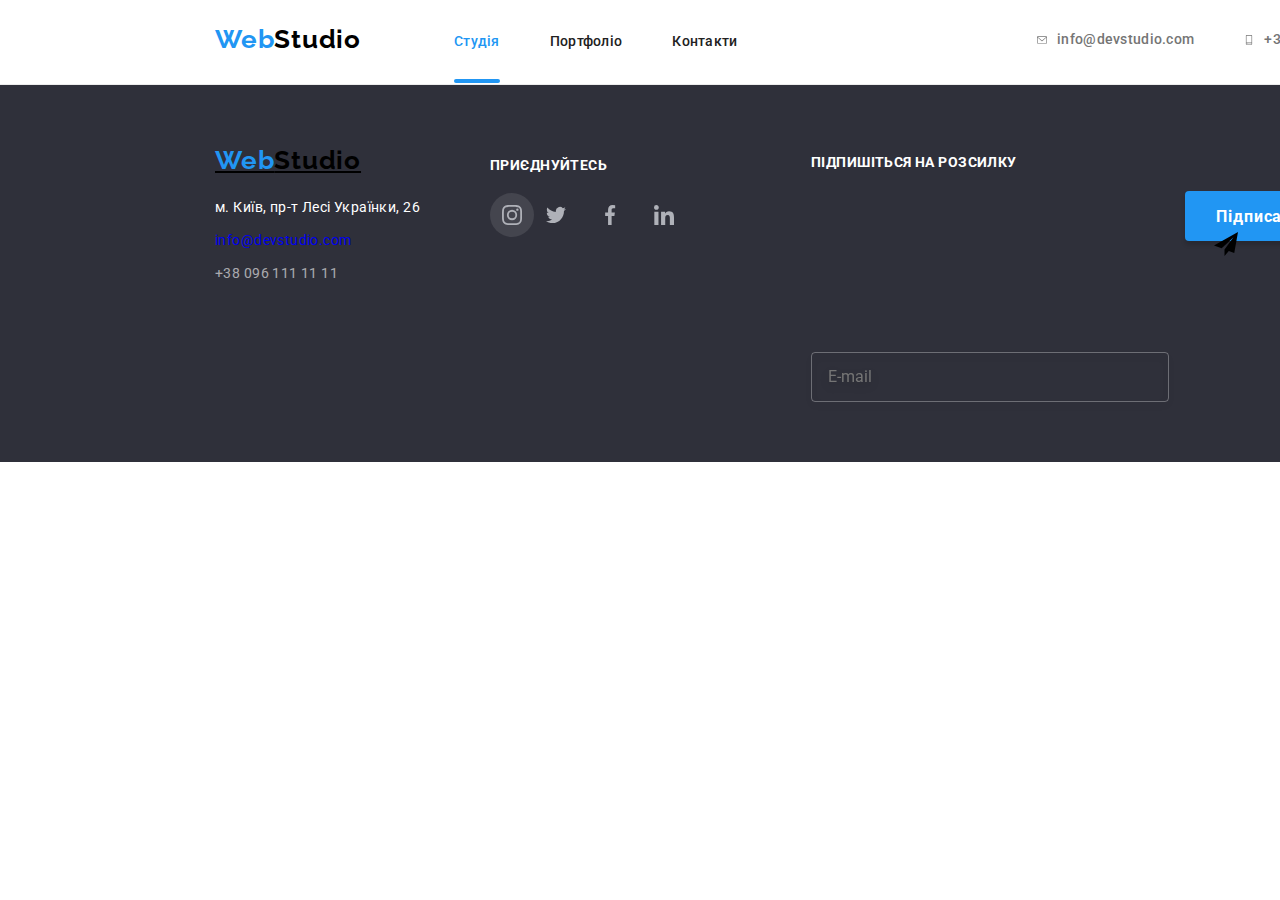
<file: index.html>
<!DOCTYPE html>
<html lang="en">
<head>
    <meta charset="UTF-8">
    <meta http-equiv="X-UA-Compatible" content="IE=edge">
    <meta name="viewport" content="width=device-width, initial-scale=1.0">
    <title>studio</title>
    <link
    rel="stylesheet"
    href="https://cdnjs.cloudflare.com/ajax/libs/modern-normalize/1.1.0/modern-normalize.min.css"
  />

  <link rel="stylesheet" href="./css/main.css" />
  <link rel="preconnect" href="https://fonts.googleapis.com" />
  <link rel="preconnect" href="https://fonts.gstatic.com" crossorigin />
  <link
    href="https://fonts.googleapis.com/css2?family=Raleway:wght@700&family=Roboto:wght@400;500;700;900&display=swap"
    rel="stylesheet"
  />

</head>
<body>
    <header class="section header">
        <div class="container header__container">
            <!-- header logo -->
          <div class="header__logo">
            <a class="link logo" href="/"><span class="logo__accent">Web</span>Studio</a>
          </div>
          <!-- header site-nav -->
          <nav>
            <ul class="list site-nav">
              <li class="site-nav__item"><a class="link site-nav__link site-nav__link__active" href="./index.html">Студія</a></li>
              <li class="site-nav__item">
                <a class="link site-nav__link" href="./portfolio.html">Портфоліо</a>
              </li>
              <li class="site-nav__item"><a class="link site-nav__link" href="">Контакти</a></li>
            </ul>
          </nav>
          <!-- header contacts list -->
          <ul class="list contacts header__contacts">
            <li class="contacts__item">
              <a class="link contacts__link" href="mailto:info@devstudio.com">
                <svg class="contacts__icon  header__icon" width="10" height="16">
                  <use href="./images/icon.svg#icon-envelope"></use>
                </svg>
                info@devstudio.com</a
              >
            </li>
            <li class="contacts__item">
              <a class="link contacts__link" href="tel:+380961111111">
                <svg class="contacts__icon header__icon" width="10" height="16">
                  <use href="./images/icon.svg#icon-smartphone"></use>
                </svg>
                +38 096 111 11 11</a
              >
            </li>
          </ul>
        </div>
      </header>
      <footer class="section footer">
        <div class="container footer__container">
          <div class="footer__flex">
            <!-- footer logo and address -->
            <div class="footer__contacts">
              <div class="footer__logo">
                <a class="logo" href="/"><span class="logo__accent">Web</span>Studio</a>
              </div>
  
              <address>
                <ul class="list address">
                  <li class="address__item">м. Київ, пр-т Лесі Українки, 26</li>
                  <li class="address__item">
                    <a class="link address_link" href="mailto:info@devstudio.com">info@devstudio.com</a>
                  </li>
                  <li class="address__item">
                    <a class="link address__link" href="tel:+380961111111">+38 096 111 11 11</a>
                  </li>
                </ul>
              </address>
            </div>
            <!-- footer cocial links -->
            <div class="social footer__social">
              <p class="social__text">приєднуйтесь</p>
              <ul class="list social__list">
                <li class="social_item">
                  <a class="link social__link footer__social-link" href="">
                    <svg class="social_icon" width="20" height="20">
                      <use href="./images/icon.svg#icon-instagram"></use>
                    </svg>
                  </a>
                </li>
                <li class="social__item">
                  <a class="link social__link" href="">
                    <svg class="social__icon" width="20" height="20">
                      <use href="./images/icon.svg#icon-twitter"></use>
                    </svg>
                  </a>
                </li>
                <li class="social__item">
                  <a class="link social__link" href="">
                    <svg class="social__icon" width="20" height="20">
                      <use href="./images/icon.svg#icon-facebook"></use>
                    </svg>
                  </a>
                </li>
                <li class="social__item">
                  <a class="link social__link" href="">
                    <svg class="social__icon" width="20" height="20">
                      <use href="./images/icon.svg#icon-linkedin"></use>
                    </svg>
                  </a>
                </li>
              </ul>
            </div>
            <!-- footer form -->
            <div class="footer__form-box">
              <h3 class="footer__form-title">Підпишіться на розсилку</h3>
              <form class="footer__form">
                <label class="visually-hidden" for="email">mail fild</label>
                <input
                  class="footer__form__input"
                  type="email"
                  name="email"
                  id="email"
                  placeholder="E-mail"
                />
  
                <button class="button footer__form__submit form-submit " type="submit">
                  Підписатися
                  <svg class="form-icon">
                    <use href="./images/icon.svg#icon-send" width="24" height="24"></use>
                  </svg>
                </button>
              </form>
            </div>
          </div>
        </div>
      </footer>
  
    
</body>
</html>
</file>
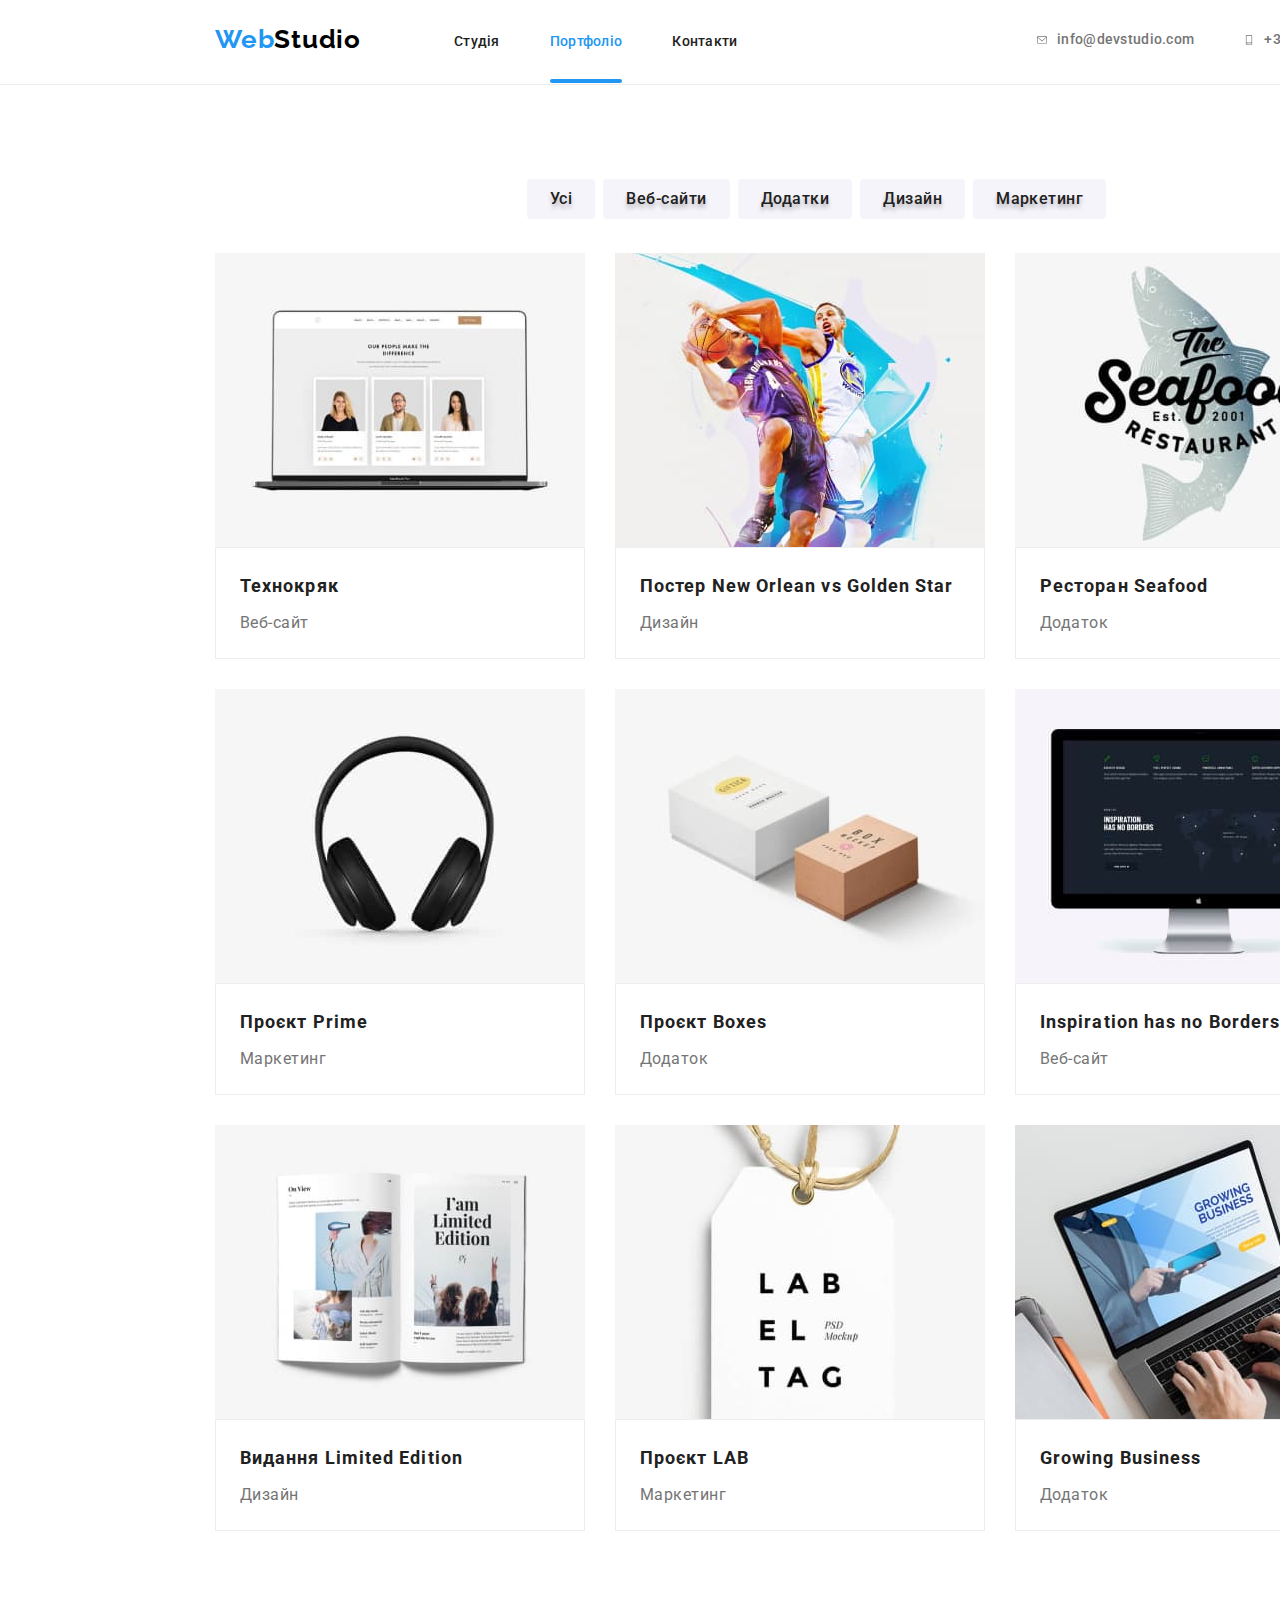
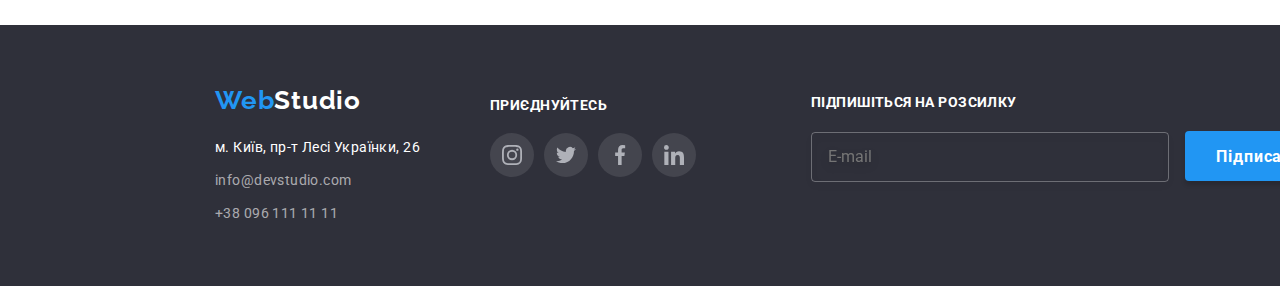
<file: portfolio.html>
<!DOCTYPE html>
<html lang="en">
  <head>
    <meta charset="UTF-8" />
    <meta http-equiv="X-UA-Compatible" content="IE=edge" />
    <meta name="viewport" content="width=device-width, initial-scale=1.0" />
    <title>studio</title>
    <link
      rel="stylesheet"
      href="https://cdnjs.cloudflare.com/ajax/libs/modern-normalize/1.1.0/modern-normalize.min.css"
    />

    <link rel="stylesheet" href="./css/main.min.css" />
    <link rel="preconnect" href="https://fonts.googleapis.com" />
    <link rel="preconnect" href="https://fonts.gstatic.com" crossorigin />
    <link
      href="https://fonts.googleapis.com/css2?family=Raleway:wght@700&family=Roboto:wght@400;500;700;900&display=swap"
      rel="stylesheet"
    />
  </head>
  <body>
    <header class="section header">
      <div class="container header__container">
        <!-- header logo -->
        <div class="header__logo">
          <a class="link logo" href="/"
            ><span class="logo__accent">Web</span>Studio</a
          >
        </div>
        <!-- header site-nav -->
        <nav>
          <ul class="list site-nav">
            <li class="site-nav__item">
              <a class="link site-nav__link" href="./index.html">Студія</a>
            </li>
            <li class="site-nav__item">
              <a
                class="link site-nav__link site-nav__link__active"
                href="./portfolio.html"
                >Портфоліо</a
              >
            </li>
            <li class="site-nav__item">
              <a class="link site-nav__link" href="">Контакти</a>
            </li>
          </ul>
        </nav>
        <!-- header contacts list -->
        <ul class="list contacts header__contacts">
          <li class="contacts__item">
            <a class="link contacts__link" href="mailto:info@devstudio.com">
              <svg class="contacts__icon header__icon" width="10" height="16">
                <use href="./images/icon.svg#icon-envelope"></use>
              </svg>
              info@devstudio.com</a
            >
          </li>
          <li class="contacts__item">
            <a class="link contacts__link" href="tel:+380961111111">
              <svg class="contacts__icon header__icon" width="10" height="16">
                <use href="./images/icon.svg#icon-smartphone"></use>
              </svg>
              +38 096 111 11 11</a
            >
          </li>
        </ul>
      </div>
    </header>
    <main>
      <section class="section projects">
        <h1 class="visually-hidden">our project</h1>
        <div class="container projects__container">
          <ul class="list project-nav">
            <li class="project-nav__item">
              <button class="project-nav__filter button" type="button">
                Усі
              </button>
            </li>
            <li class="project-nav__item">
              <button class="project-nav__filter button" type="button">
                Веб-сайти
              </button>
            </li>
            <li class="project-nav__item">
              <button class="project-nav__filter button" type="button">
                Додатки
              </button>
            </li>
            <li class="project-nav__item">
              <button class="project-nav__filter button" type="button">
                Дизайн
              </button>
            </li>
            <li class="project-nav__item">
              <button class="project-nav__filter button" type="button">
                Маркетинг
              </button>
            </li>
          </ul>
          <ul class="list projects-card-set">
            <li class="projects-card-set__item">
              <a class="link projects-card-set__link" href="#">
                <article class="card">
                  <div class="card__thumb">
                    <img
                      src="./images/portfolio/website1.jpg"
                      alt="розробка веб-сайту"
                      width="370"
                      height="294"
                    />
                    <div class="card__over">
                      <p class="card__over__text">
                        Ресурс пропонує комплексні пропозиції з різним рівнем
                        функціоналу та сервісів. Все це дозволить відвідувачу
                        отримати вичерпні відомості про компанію чи приватну
                        особу.
                      </p>
                    </div>
                  </div>
                  <div class="card__content">
                    <h2 class="card__content__title">Технокряк</h2>
                    <p class="card__content__text">Веб-сайт</p>
                  </div>
                </article>
              </a>
            </li>
            <li class="projects-card-set__item">
              <a class="link projects-card-set__link" href="#">
                <article class="card">
                  <div class="card__thumb">
                    <img
                      src="./images/portfolio/design2.jpg"
                      alt="розробка веб-сайту"
                      width="370"
                      height="294"
                    />
                    <div class="card__over">
                      <p class="card__over__text">
                        Ресурс пропонує комплексні пропозиції з різним рівнем
                        функціоналу та сервісів. Все це дозволить відвідувачу
                        отримати вичерпні відомості про компанію чи приватну
                        особу.
                      </p>
                    </div>
                  </div>
                  <div class="card__content">
                    <h2 class="card__content__title">
                      Постер New Orlean vs Golden Star
                    </h2>
                    <p class="card__content__text">Дизайн</p>
                  </div>
                </article>
              </a>
            </li>
            <li class="projects-card-set__item">
              <a class="link projects-card-set__link" href="#">
                <article class="card">
                  <div class="card__thumb">
                    <img
                      src="./images/portfolio/add3.jpg"
                      alt="розробка веб-сайту"
                      width="370"
                      height="294"
                    />
                    <div class="card__over">
                      <p class="card__over__text">
                        Ресурс пропонує комплексні пропозиції з різним рівнем
                        функціоналу та сервісів. Все це дозволить відвідувачу
                        отримати вичерпні відомості про компанію чи приватну
                        особу.
                      </p>
                    </div>
                  </div>
                  <div class="card__content">
                    <h2 class="card__content__title">Ресторан Seafood</h2>
                    <p class="card__content__text">Додаток</p>
                  </div>
                </article>
              </a>
            </li>
            <li class="projects-card-set__item">
              <a class="link projects-card-set__link" href="#">
                <article class="card">
                  <div class="card__thumb">
                    <img
                      src="./images/portfolio/marketing4.jpg"
                      alt="розробка веб-сайту"
                      width="370"
                      height="294"
                    />
                    <div class="card__over">
                      <p class="card__over__text">
                        Ресурс пропонує комплексні пропозиції з різним рівнем
                        функціоналу та сервісів. Все це дозволить відвідувачу
                        отримати вичерпні відомості про компанію чи приватну
                        особу.
                      </p>
                    </div>
                  </div>
                  <div class="card__content">
                    <h2 class="card__content__title">Проєкт Prime</h2>
                    <p class="card__content__text">Маркетинг</p>
                  </div>
                </article>
              </a>
            </li>
            <li class="projects-card-set__item">
              <a class="link projects-card-set__link" href="#">
                <article class="card">
                  <div class="card__thumb">
                    <img
                      src="./images/portfolio/add5.jpg"
                      alt="розробка веб-сайту"
                      width="370"
                      height="294"
                    />
                    <div class="card__over">
                      <p class="card__over__text">
                        Ресурс пропонує комплексні пропозиції з різним рівнем
                        функціоналу та сервісів. Все це дозволить відвідувачу
                        отримати вичерпні відомості про компанію чи приватну
                        особу.
                      </p>
                    </div>
                  </div>
                  <div class="card__content">
                    <h2 class="card__content__title">Проєкт Boxes</h2>
                    <p class="card__content__text">Додаток</p>
                  </div>
                </article>
              </a>
            </li>
            <li class="projects-card-set__item">
              <a class="link projects-card-set__link" href="#">
                <article class="card">
                  <div class="card__thumb">
                    <img
                      src="./images/portfolio/website6.jpg"
                      alt="розробка веб-сайту"
                      width="370"
                      height="294"
                    />
                    <div class="card__over">
                      <p class="card__over__text">
                        Ресурс пропонує комплексні пропозиції з різним рівнем
                        функціоналу та сервісів. Все це дозволить відвідувачу
                        отримати вичерпні відомості про компанію чи приватну
                        особу.
                      </p>
                    </div>
                  </div>
                  <div class="card__content">
                    <h2 class="card__content__title">
                      Inspiration has no Borders
                    </h2>
                    <p class="card__content__text">Веб-сайт</p>
                  </div>
                </article>
              </a>
            </li>
            <li class="projects-card-set__item">
              <a class="link projects-card-set__link" href="#">
                <article class="card">
                  <div class="card__thumb">
                    <img
                      src="./images/portfolio/design7.jpg"
                      alt="розробка веб-сайту"
                      width="370"
                      height="294"
                    />
                    <div class="card__over">
                      <p class="card__over__text">
                        Ресурс пропонує комплексні пропозиції з різним рівнем
                        функціоналу та сервісів. Все це дозволить відвідувачу
                        отримати вичерпні відомості про компанію чи приватну
                        особу.
                      </p>
                    </div>
                  </div>
                  <div class="card__content">
                    <h2 class="card__content__title">
                      Видання Limited Edition
                    </h2>
                    <p class="card__content__text">Дизайн</p>
                  </div>
                </article>
              </a>
            </li>
            <li class="projects-card-set__item">
              <a class="link projects-card-set__link" href="#">
                <article class="card">
                  <div class="card__thumb">
                    <img
                      src="./images/portfolio/marketing8.jpg"
                      alt="розробка веб-сайту"
                      width="370"
                      height="294"
                    />
                    <div class="card__over">
                      <p class="card__over__text">
                        Ресурс пропонує комплексні пропозиції з різним рівнем
                        функціоналу та сервісів. Все це дозволить відвідувачу
                        отримати вичерпні відомості про компанію чи приватну
                        особу.
                      </p>
                    </div>
                  </div>
                  <div class="card__content">
                    <h2 class="card__content__title">Проєкт LAB</h2>
                    <p class="card__content__text">Маркетинг</p>
                  </div>
                </article>
              </a>
            </li>
            <li class="projects-card-set__item">
              <a class="link projects-card-set__link" href="#">
                <article class="card">
                  <div class="card__thumb">
                    <img
                      src="./images/portfolio/add9.jpg"
                      alt="розробка веб-сайту"
                      width="370"
                      height="294"
                    />
                    <div class="card__over">
                      <p class="card__over__text">
                        Ресурс пропонує комплексні пропозиції з різним рівнем
                        функціоналу та сервісів. Все це дозволить відвідувачу
                        отримати вичерпні відомості про компанію чи приватну
                        особу.
                      </p>
                    </div>
                  </div>
                  <div class="card__content">
                    <h2 class="card__content__title">Growing Business</h2>
                    <p class="card__content__text">Додаток</p>
                  </div>
                </article>
              </a>
            </li>
          </ul>
        </div>
      </section>
    </main>
    <footer class="section footer">
      <div class="container footer__container">
        <div class="footer__flex">
          <!-- footer logo and address -->
          <div class="footer__contacts">
            <div class="footer__logo">
              <a class="link logo logo__white" href="/"
                ><span class="logo__accent">Web</span>Studio</a
              >
            </div>

            <address>
              <ul class="list address">
                <li class="address__item">м. Київ, пр-т Лесі Українки, 26</li>
                <li class="address__item">
                  <a class="link address__link" href="mailto:info@devstudio.com"
                    >info@devstudio.com</a
                  >
                </li>
                <li class="address__item">
                  <a class="link address__link" href="tel:+380961111111"
                    >+38 096 111 11 11</a
                  >
                </li>
              </ul>
            </address>
          </div>

          <!-- footer cocial links -->
          <div class="social footer__social">
            <p class="social__text">приєднуйтесь</p>
            <ul class="list social__list">
              <li class="social__item">
                <a class="link social__link footer__social-link" href="">
                  <svg class="social__icon" width="20" height="20">
                    <use href="./images/icon.svg#icon-instagram"></use>
                  </svg>
                </a>
              </li>
              <li class="social__item">
                <a class="link social__link footer__social-link" href="">
                  <svg class="social__icon" width="20" height="20">
                    <use href="./images/icon.svg#icon-twitter"></use>
                  </svg>
                </a>
              </li>
              <li class="social__item">
                <a class="link social__link footer__social-link" href="">
                  <svg class="social__icon" width="20" height="20">
                    <use href="./images/icon.svg#icon-facebook"></use>
                  </svg>
                </a>
              </li>
              <li class="social__item">
                <a class="link social__link footer__social-link" href="">
                  <svg class="social__icon" width="20" height="20">
                    <use href="./images/icon.svg#icon-linkedin"></use>
                  </svg>
                </a>
              </li>
            </ul>
          </div>
          <!-- footer form -->
          <div class="footer__form-box">
            <h3 class="footer__form-title">Підпишіться на розсилку</h3>
            <form class="footer__form">
              <label class="visually-hidden" for="email">mail fild</label>
              <input
                class="footer__form__input"
                type="email"
                name="email"
                id="email"
                placeholder="E-mail"
              />

              <button
                class="button footer__form__submit form-submit"
                type="submit"
              >
                Підписатися
                <svg class="footer__form__icon">
                  <use
                    href="./images/icon.svg#icon-send"
                    width="24"
                    height="24"
                  ></use>
                </svg>
              </button>
            </form>
          </div>
        </div>
      </div>
    </footer>
  </body>
</html>
</file>
<file: css/main.css>
:root {
  --primary-text-color: #757575;
  --primary-title-color: #212121;
  --primary-bg-color: #f5f5f5;
  --accent-color: #2196f3;
  --primary-white-color: #ffffff;
  --primary-dark-bg-color: #2f303a;
  --primary-buttonbg-color: #f5f4fa;
  --timing-function: cubic-bezier(0.4, 0, 0.2, 1);
  --primary-duration: 250ms;
}

.visually-hidden {
  position: absolute;
  width: 1px;
  height: 1px;
  margin: -1px;
  border: 0;
  padding: 0;
  white-space: nowrap;
  -webkit-clip-path: inset(100%);
          clip-path: inset(100%);
  clip: rect(0 0 0 0);
  overflow: hidden;
}

.section {
  width: 1600px;
  margin: auto;
}

.container {
  margin-left: auto;
  margin-right: auto;
  width: 1200px;
  padding-left: 15px;
  padding-right: 15px;
  /*outline: 1px solid red;*/
}

html {
  -webkit-box-sizing: border-box;
          box-sizing: border-box;
}

*,
*::before,
*::after {
  -webkit-box-sizing: inherit;
          box-sizing: inherit;
}

body {
  font-family: "Roboto", sans-serif;
  color: var(--primary-text-color);
  background-color: var(--primary-white-color);
}

.list {
  margin: 0;
  padding: 0;
  list-style: none;
}

.link {
  text-decoration: none;
  cursor: pointer;
}

h1,
h2,
h3,
h4,
h5,
p {
  margin: 0;
  padding: 0;
}

img {
  /*display: block;*/
  vertical-align: top;
}

.button {
  border-radius: 4px;
  border: 1px solid transparent;
  cursor: pointer;
  background-color: var(--accent-color);
}

.header {
  border-bottom: 1px solid #ececec;
}
.header__container {
  display: -webkit-box;
  display: -ms-flexbox;
  display: flex;
}
.header__logo {
  margin-right: 93px;
  padding-top: 24px;
  padding-bottom: 25px;
}
.header__contacts {
  margin-left: auto;
  margin-right: 0;
  display: -webkit-box;
  display: -ms-flexbox;
  display: flex;
  padding-top: 32px;
  padding-bottom: 32px;
}
.header__icon {
  margin-right: 10px;
}

.footer {
  background-color: var(--primary-dark-bg-color);
}
.footer__container {
  padding-top: 60px;
  padding-bottom: 60px;
}
.footer__flex {
  display: -webkit-box;
  display: -ms-flexbox;
  display: flex;
}
.footer__logo {
  margin-bottom: 20px;
}
.footer__contacts {
  margin-right: 70px;
}
.footer__social-link {
  background-color: rgba(255, 255, 255, 0.1);
}
.footer__form-box {
  margin-right: 0;
  margin-left: auto;
}
.footer__form-title {
  margin-top: 10px;
  margin-bottom: 20px;
  font-weight: 700;
  font-size: 14px;
  line-height: 1.14;
  letter-spacing: 0.03em;
  text-transform: uppercase;
  color: var(--primary-white-color);
}
.footer__form {
  width: 100%;
}
.footer__form__input {
  outline: none;
  padding-top: 15px;
  padding-bottom: 15px;
  padding-left: 16px;
  width: 358px;
  height: 50px;
  background-color: var(--ptimary-dark-bg-color);
  border: 1px solid rgba(255, 255, 255, 0.3);
  -webkit-filter: drop-shadow(0px 4px 4px rgba(0, 0, 0, 0.15));
          filter: drop-shadow(0px 4px 4px rgba(0, 0, 0, 0.15));
  border-radius: 4px;
  color: rgba(255, 255, 255, 0.6);
  -webkit-transition-property: border-color;
  transition-property: border-color;
  -webkit-transition-duration: var(--primary-duration);
          transition-duration: var(--primary-duration);
  -webkit-transition-timing-function: var(--timing-function);
          transition-timing-function: var(--timing-function);
}
.footer__form__input:hover, .footer__form__input:focus {
  border-color: var(--accent-color);
}
.footer__form__submit {
  position: relative;
  margin-left: 12px;
  width: 200px;
  height: 50px;
  padding: 10px 62px 10px 28px;
  font-weight: 700;
  font-size: 16px;
  line-height: 1.875;
  -webkit-box-align: center;
      -ms-flex-align: center;
          align-items: center;
  text-align: center;
  letter-spacing: 0.06em;
  color: #ffffff;
  background: var(--accent-color);
  -webkit-box-shadow: 0px 4px 4px rgba(0, 0, 0, 0.15);
          box-shadow: 0px 4px 4px rgba(0, 0, 0, 0.15);
  border-radius: 4px;
}
.footer__form__icon {
  position: absolute;
  top: 13px;
  left: 148px;
  width: 24px;
  height: 24px;
  fill: var(--primary-white-color);
}

.address {
  font-style: normal;
  font-weight: 400;
  font-size: 14px;
  line-height: 1.7;
  letter-spacing: 0.03em;
  color: var(--primary-white-color);
}
.address__item {
  margin-bottom: 9px;
}
.address__item:last-child {
  margin-bottom: 0px;
}
.address__link {
  color: rgba(255, 255, 255, 0.6);
  -webkit-transition-property: color;
  transition-property: color;
  -webkit-transition-duration: var(--primary-duration);
          transition-duration: var(--primary-duration);
  -webkit-transition-timing-function: var(--timing-function);
          transition-timing-function: var(--timing-function);
}
.address__link:hover, .address__link:focus {
  color: var(--accent-color);
}

.contacts__item {
  margin-right: 50px;
}
.contacts__item:last-child {
  margin-right: 0px;
}
.contacts__link {
  display: -webkit-inline-box;
  display: -ms-inline-flexbox;
  display: inline-flex;
  -webkit-box-pack: left;
      -ms-flex-pack: left;
          justify-content: left;
  -webkit-box-align: center;
      -ms-flex-align: center;
          align-items: center;
  text-decoration: none;
  color: var(--primary-text-color);
  font-weight: 500;
  font-size: 14px;
  line-height: 1.14;
  letter-spacing: 0.02em;
  fill: var(--primary-text-color);
  -webkit-transition-property: color, fill;
  transition-property: color, fill;
  -webkit-transition-duration: var(--primary-duration);
          transition-duration: var(--primary-duration);
  -webkit-transition-timing-function: var(--timing-function);
          transition-timing-function: var(--timing-function);
}
.contacts__link:hover, .contacts__link:focus {
  color: var(--accent-color);
  fill: var(--accent-color);
}
.contacts__icon {
  display: -webkit-box;
  display: -ms-flexbox;
  display: flex;
}

.logo {
  color: #000000;
  font-family: "Raleway";
  font-weight: 700;
  font-size: 26px;
  line-height: 1.19;
  letter-spacing: 0.03em;
}
.logo__accent {
  color: var(--accent-color);
}
.logo__white {
  color: var(--primary-white-color);
}

.site-nav {
  display: -webkit-box;
  display: -ms-flexbox;
  display: flex;
  padding-left: 0px;
  padding-top: 32px;
  padding-bottom: 32px;
}
.site-nav__item {
  margin-right: 50px;
}
.site-nav__item:last-child {
  margin-right: 0px;
}
.site-nav__link {
  position: relative;
  padding-top: 32px;
  padding-bottom: 32px;
  text-decoration: none;
  color: var(--primary-title-color);
  font-weight: 500;
  font-size: 14px;
  line-height: 1.14;
  letter-spacing: 0.02em;
  -webkit-transition-property: color;
  transition-property: color;
  -webkit-transition-duration: var(--primary-duration);
          transition-duration: var(--primary-duration);
  -webkit-transition-timing-function: var(--timing-function);
          transition-timing-function: var(--timing-function);
}
.site-nav__link::after {
  content: "";
  position: absolute;
  left: 0;
  bottom: -2px;
  display: block;
  width: 100%;
  height: 4px;
  border-radius: 2px;
  background-color: var(--accent-color);
  opacity: 0;
  -webkit-transform: scale(0, 1);
          transform: scale(0, 1);
  -webkit-transition-duration: var(--primary-duration);
          transition-duration: var(--primary-duration);
  -webkit-transition-timing-function: var(--timing-function);
          transition-timing-function: var(--timing-function);
}
.site-nav__link__active::after, .site-nav__link:hover::after, .site-nav__link:focus::after {
  opacity: 1;
  -webkit-transform: scale(1, 1);
          transform: scale(1, 1);
}
.site-nav__link:hover, .site-nav__link:focus, .site-nav__link__active {
  color: var(--accent-color);
}

.social {
  padding-top: 12px;
}
.social__text {
  margin-bottom: 20px;
  font-weight: 700;
  font-size: 14px;
  line-height: 16px;
  letter-spacing: 0.03em;
  text-transform: uppercase;
  color: var(--primary-white-color);
}
.social__list {
  display: -webkit-inline-box;
  display: -ms-inline-flexbox;
  display: inline-flex;
}
.social__item {
  margin-right: 10px;
  -webkit-box-pack: center;
      -ms-flex-pack: center;
          justify-content: center;
}
.social__item:last-child {
  margin-right: 0px;
}
.social__link {
  display: -webkit-inline-box;
  display: -ms-inline-flexbox;
  display: inline-flex;
  -webkit-box-pack: center;
      -ms-flex-pack: center;
          justify-content: center;
  -webkit-box-align: center;
      -ms-flex-align: center;
          align-items: center;
  width: 44px;
  height: 44px;
  border-radius: 50%;
  fill: #afb1b8;
  -webkit-transition-property: background-color, fill;
  transition-property: background-color, fill;
  -webkit-transition-duration: var(--primary-duration);
          transition-duration: var(--primary-duration);
  -webkit-transition-timing-function: var(--timing-function);
          transition-timing-function: var(--timing-function);
}
.social__link:hover, .social__link:focus {
  background-color: var(--accent-color);
  fill: var(--primary-white-color);
}
.social__icon {
  margin: auto;
}

.team__social {
  padding: 0;
}

.hero {
  background-color: var(--ptimary-dark-bg-color);
  text-align: center;
  background-image: -webkit-gradient(linear, left top, right top, from(rgba(47, 48, 58, 0.4)), to(rgba(47, 48, 58, 0.4))), url(../images/hero.jpg);
  background-image: linear-gradient(to right, rgba(47, 48, 58, 0.4), rgba(47, 48, 58, 0.4)), url(../images/hero.jpg);
  width: 1600px;
  background-size: contain;
}
.hero__container {
  padding-top: 200px;
  padding-bottom: 200px;
  padding-left: 252px;
  padding-right: 252px;
}
.hero__title {
  margin-bottom: 30px;
  color: var(--primary-white-color);
  font-style: normal;
  font-weight: 900;
  font-size: 44px;
  line-height: 1.36;
  text-align: center;
  letter-spacing: 0.06em;
  text-transform: uppercase;
}
.hero__button {
  padding: 10px 32px;
  background-color: var(--accent-color);
  color: var(--primary-white-color);
  font-family: "Roboto";
  font-style: normal;
  font-weight: 700;
  font-size: 16px;
  line-height: 1.88;
  -webkit-box-align: center;
      -ms-flex-align: center;
          align-items: center;
  letter-spacing: 0.06em;
}

.benefits {
  font-size: 14px;
  line-height: 1.7;
  letter-spacing: 0.03em;
}
.benefits__container {
  padding-top: 94px;
  padding-bottom: 94px;
}
.benefits__list {
  display: -webkit-box;
  display: -ms-flexbox;
  display: flex;
}
.benefits__item {
  margin-right: 30px;
}
.benefits__item:last-child {
  margin-right: 0px;
}
.benefits__lable {
  margin-bottom: 10px;
  font-style: normal;
  font-weight: 700;
  font-size: 14px;
  line-height: 1.14;
  letter-spacing: 0.03em;
  text-transform: uppercase;
  color: var(--primary-title-color);
}

.icon-box {
  width: 270px;
  height: 120px;
  margin-bottom: 30px;
  border-radius: 4px;
  display: -webkit-inline-box;
  display: -ms-inline-flexbox;
  display: inline-flex;
  -webkit-box-pack: center;
      -ms-flex-pack: center;
          justify-content: center;
  -webkit-box-align: center;
      -ms-flex-align: center;
          align-items: center;
  background-color: var(--primary-buttonbg-color);
}

.activity__container {
  padding-bottom: 94px;
}
.activity__list {
  display: -webkit-box;
  display: -ms-flexbox;
  display: flex;
}
.activity__item {
  position: relative;
  margin-right: 30px;
}
.activity__item:last-child {
  margin-right: 0px;
}
.activity__title {
  margin-bottom: 50px;
  font-style: normal;
  font-weight: 700;
  font-size: 36px;
  line-height: 1.17;
  text-align: center;
  letter-spacing: 0.03em;
  color: var(--primary-title-color);
}
.activity__text-box {
  padding-top: 27px;
  padding-bottom: 27px;
  position: absolute;
  bottom: 0;
  left: 0;
  width: 100%;
  background-color: rgba(47, 48, 58, 0.8);
}
.activity__text {
  font-weight: 700;
  font-size: 14px;
  line-height: 1.1428571429;
  text-align: center;
  letter-spacing: 0.03em;
  text-transform: uppercase;
  color: var(--primary-white-color);
}

.team__container {
  text-align: center;
  padding-top: 94px;
  padding-bottom: 94px;
  background-color: var(--primary-buttonbg-color);
}
.team__title {
  margin-bottom: 50px;
  font-weight: 700;
  font-size: 36px;
  line-height: 1.1666666667;
  text-align: center;
  letter-spacing: 0.03em;
  color: var(--primary-title-color);
}
.team-card {
  background: #ffffff;
  -webkit-box-shadow: 0px 1px 3px rgba(0, 0, 0, 0.12), 0px 1px 1px rgba(0, 0, 0, 0.14), 0px 2px 1px rgba(0, 0, 0, 0.2);
          box-shadow: 0px 1px 3px rgba(0, 0, 0, 0.12), 0px 1px 1px rgba(0, 0, 0, 0.14), 0px 2px 1px rgba(0, 0, 0, 0.2);
  border-radius: 0px 0px 4px 4px;
  margin-bottom: 0px;
}
.team-card__content {
  padding-top: 30px;
  padding-bottom: 30px;
  padding-left: 24px;
  padding-right: 24px;
}
.team-card__title {
  margin-bottom: 10px;
  font-style: normal;
  font-weight: 500;
  font-size: 16px;
  line-height: 1.9;
  letter-spacing: 0.03em;
  color: var(--primary-title-color);
}
.team-card__text {
  margin-bottom: 16px;
}

.card-set {
  display: -webkit-box;
  display: -ms-flexbox;
  display: flex;
}
.card-set__item {
  margin-right: 30px;
}
.card-set__item:last-child {
  margin-right: 0px;
}

.clients__container {
  padding-top: 94px;
  padding-bottom: 94px;
}
.clients__title {
  font-weight: 700;
  font-size: 36px;
  line-height: 1.66;
  text-align: center;
  letter-spacing: 0.03em;
  margin-bottom: 50px;
  color: var(--primary-title-color);
}
.clients__list {
  display: -webkit-box;
  display: -ms-flexbox;
  display: flex;
  padding: 0;
  margin: 0;
  list-style: none;
  -webkit-box-pack: justify;
      -ms-flex-pack: justify;
          justify-content: space-between;
  -webkit-box-align: center;
      -ms-flex-align: center;
          align-items: center;
}
.clients__item {
  width: 170px;
  height: 90px;
  margin-right: 30px;
}
.clients__item:last-child {
  margin-right: 0px;
}
.clients__link {
  width: 170px;
  height: 90px;
  display: block;
  border: 1px solid #afb1b8;
  border-radius: 4px;
  color: #afb1b8;
  background-color: #fff;
  padding: 16px 32px;
  -webkit-transition-property: color, border-color;
  transition-property: color, border-color;
  -webkit-transition-duration: var(--primary-duration);
          transition-duration: var(--primary-duration);
  -webkit-transition-timing-function: var(--timing-function);
          transition-timing-function: var(--timing-function);
}
.clients__link:hover, .clients__link:focus {
  color: var(--accent-color);
  border-color: var(--accent-color);
}
.clients__icon {
  fill: currentColor;
}

.backdrop {
  position: fixed;
  top: 0;
  left: 0;
  bottom: 0;
  right: 0;
  background-color: rgba(0, 0, 0, 0.2);
  opacity: 1;
  -webkit-transition: opacity 250ms var(--timing-function), visibility 250ms var(--timing-function);
  transition: opacity 250ms var(--timing-function), visibility 250ms var(--timing-function);
  /*visibility: visible;*/
  z-index: 50;
}
.backdrop__is-hidden {
  opacity: 0;
  pointer-events: none;
}

.backdrop.is-hidden {
  opacity: 0;
  pointer-events: none;
  visibility: hidden;
}

.backdrop.is-hidden .modal {
  -webkit-transform: translate(-50%, -50%) scale(1.3);
          transform: translate(-50%, -50%) scale(1.3);
  -webkit-transition: -webkit-transform 250ms var(--timing-function);
  transition: -webkit-transform 250ms var(--timing-function);
  transition: transform 250ms var(--timing-function);
  transition: transform 250ms var(--timing-function), -webkit-transform 250ms var(--timing-function);
}

.modal {
  padding-top: 40px;
  padding-left: 41px;
  padding-right: 30px;
  padding-bottom: 40px;
  position: absolute;
  top: 50%;
  left: 50%;
  width: 528px;
  height: 581px;
  background-color: var(--primary-white-color);
  -webkit-box-shadow: 0px 1px 3px rgba(0, 0, 0, 0.12), 0px 1px 1px rgba(0, 0, 0, 0.14), 0px 2px 1px rgba(0, 0, 0, 0.2);
          box-shadow: 0px 1px 3px rgba(0, 0, 0, 0.12), 0px 1px 1px rgba(0, 0, 0, 0.14), 0px 2px 1px rgba(0, 0, 0, 0.2);
  border-radius: 4px;
  -webkit-transform: translate(-50%, -50%) scale(1);
          transform: translate(-50%, -50%) scale(1);
  -webkit-transition: -webkit-transform 250ms var(--timing-function);
  transition: -webkit-transform 250ms var(--timing-function);
  transition: transform 250ms var(--timing-function);
  transition: transform 250ms var(--timing-function), -webkit-transform 250ms var(--timing-function);
}
.modal__close__button {
  display: -webkit-inline-box;
  display: -ms-inline-flexbox;
  display: inline-flex;
  -webkit-box-align: center;
      -ms-flex-align: center;
          align-items: center;
  width: 30px;
  height: 30px;
  position: absolute;
  top: 8px;
  right: 8px;
  background-color: var(--primary-white-color);
  border-radius: 50%;
  border: 1px solid rgba(0, 0, 0, 0.1);
  fill: black;
  -webkit-transition-property: border-color, fill;
  transition-property: border-color, fill;
  -webkit-transition-duration: var(--primary-duration);
          transition-duration: var(--primary-duration);
  -webkit-transition-timing-function: var(--timing-function);
          transition-timing-function: var(--timing-function);
}
.modal__close__button:hover, .modal__close__button:focus {
  fill: var(--accent-color);
}
.modal__title {
  margin-bottom: 12px;
  font-weight: 700;
  font-size: 20px;
  line-height: 1.15;
  text-align: center;
  letter-spacing: 0.03em;
  color: var(--primary-title-color);
}
.modal__form {
  width: 448px;
  padding: 12px 52px 54px 28px;
}
.modal__form__field {
  position: relative;
  display: -webkit-box;
  display: -ms-flexbox;
  display: flex;
  -webkit-box-orient: vertical;
  -webkit-box-direction: normal;
      -ms-flex-direction: column;
          flex-direction: column;
  margin-bottom: 10px;
  text-align: start;
}
.modal__form__field:hover .modal__form__icon, .modal__form__field:focus .modal__form__icon {
  fill: var(--accent-color);
}
.modal__form__title {
  padding-bottom: 4px;
  font-size: 12px;
  line-height: 1.166;
  letter-spacing: 0.01em;
}
.modal__form__input {
  outline: none;
  padding-left: 42px;
  height: 40px;
  border: 1px solid rgba(33, 33, 33, 0.2);
  border-radius: 4px;
  -webkit-transition-property: border-color;
  transition-property: border-color;
  -webkit-transition-duration: var(--primary-duration);
          transition-duration: var(--primary-duration);
  -webkit-transition-timing-function: var(--timing-function);
          transition-timing-function: var(--timing-function);
}
.modal__form__input:hover, .modal__form__input:focus, .modal__form__icon {
  border-color: var(--accent-color);
  cursor: pointer;
}
.modal__form__input:focus + .modal__form__icon {
  fill: #2196f3;
}
.modal__form__icon {
  position: absolute;
  left: 12px;
  bottom: 11px;
  width: 18px;
  height: 18px;
  fill: black;
  -webkit-transition-property: fill;
  transition-property: fill;
  -webkit-transition-duration: var(--primary-duration);
          transition-duration: var(--primary-duration);
  -webkit-transition-timing-function: var(--timing-function);
          transition-timing-function: var(--timing-function);
}
.modal__form__textarea {
  outline: none;
  padding: 12px 16px;
  resize: none;
  border: 1px solid rgba(33, 33, 33, 0.2);
  border-radius: 4px;
  -webkit-transition-property: border-color;
  transition-property: border-color;
  -webkit-transition-duration: var(--primary-duration);
          transition-duration: var(--primary-duration);
  -webkit-transition-timing-function: var(--timing-function);
          transition-timing-function: var(--timing-function);
}
.modal__form__textarea:hover, .modal__form__textarea:focus {
  border-color: var(--accent-color);
  cursor: pointer;
}
.modal__agreement {
  display: inline-block;
  margin-top: 20px;
  margin-bottom: 30px;
  font-size: 14px;
  line-height: 1.166;
  letter-spacing: 0.03em;
  color: var(--primary-text-color);
}
.modal__agreement__link {
  -webkit-text-decoration-line: underline;
          text-decoration-line: underline;
  color: var(--accent-color);
}
.modal__submit {
  margin-bottom: 40px;
  -webkit-box-sizing: border-box;
          box-sizing: border-box;
  padding: 10px 52px;
  background: var(--accent-color);
  -webkit-box-shadow: 0px 4px 4px rgba(0, 0, 0, 0.15);
          box-shadow: 0px 4px 4px rgba(0, 0, 0, 0.15);
  border-radius: 4px;
  font-weight: 700;
  font-size: 16px;
  line-height: 1.875;
  -webkit-box-align: center;
      -ms-flex-align: center;
          align-items: center;
  text-align: center;
  letter-spacing: 0.06em;
  color: var(--primary-white-color);
  -webkit-transition-property: -webkit-box-shadow;
  transition-property: -webkit-box-shadow;
  transition-property: box-shadow;
  transition-property: box-shadow, -webkit-box-shadow;
  -webkit-transition-duration: var(--primary-duration);
          transition-duration: var(--primary-duration);
  -webkit-transition-timing-function: var(--timing-function);
          transition-timing-function: var(--timing-function);
}
.modal__submit:hover, .modal__submit:focus {
  -webkit-box-shadow: 0px 4px 4px rgba(0, 0, 0, 0.4);
          box-shadow: 0px 4px 4px rgba(0, 0, 0, 0.4);
}

.checkbox {
  -webkit-appearance: none;
  -moz-appearance: none;
  appearance: none;
  position: absolute;
  position: absolute;
  width: 1px;
  height: 1px;
  margin: -1px;
  border: 0;
  padding: 0;
}

.checkbox:checked + .checkbox__icon > .checkbox__icon__border {
  position: absolute;
  width: 1px;
  height: 1px;
  margin: -1px;
  border: 0;
  padding: 0;
}

.checkbox + .checkbox__icon > .checkbox__active-icon {
  opacity: 0;
}

.checkbox:checked + .checkbox__icon > .checkbox__active-icon {
  opacity: 1;
}

.checkbox__icon {
  display: inline-block;
  vertical-align: top;
  margin-right: 8.38px;
  width: 16px;
  height: 15px;
}

.projects__container {
  padding-top: 94px;
  padding-bottom: 94px;
}

.project-nav {
  margin-left: 312px;
  display: -webkit-box;
  display: -ms-flexbox;
  display: flex;
  margin-bottom: 34px;
}
.project-nav__item {
  margin-right: 8px;
}
.project-nav__item:last-child {
  margin-right: 0px;
}
.project-nav__filter {
  padding: 6px 22px;
  border-radius: 4px;
  font-weight: 500;
  font-size: 16px;
  line-height: 1.6;
  text-align: center;
  letter-spacing: 0.03em;
  text-shadow: 0px 4px 4px rgba(0, 0, 0, 0.25);
  color: var(--primary-title-color);
  background-color: var(--primary-buttonbg-color);
  -webkit-transition-property: color, background-color, -webkit-box-shadow;
  transition-property: color, background-color, -webkit-box-shadow;
  transition-property: color, background-color, box-shadow;
  transition-property: color, background-color, box-shadow, -webkit-box-shadow;
  -webkit-transition-duration: var(--primary-duration);
          transition-duration: var(--primary-duration);
  -webkit-transition-timing-function: var(--timing-function);
          transition-timing-function: var(--timing-function);
}
.project-nav__filter:hover, .project-nav__filter:focus {
  padding: 6px 22px;
  -webkit-box-shadow: 0px 3px 1px rgba(0, 0, 0, 0.1), 0px 1px 2px rgba(0, 0, 0, 0.08), 0px 2px 2px rgba(0, 0, 0, 0.12);
          box-shadow: 0px 3px 1px rgba(0, 0, 0, 0.1), 0px 1px 2px rgba(0, 0, 0, 0.08), 0px 2px 2px rgba(0, 0, 0, 0.12);
  color: var(--primary-white-color);
  background-color: var(--accent-color);
}

.projects-card-set {
  display: -webkit-box;
  display: -ms-flexbox;
  display: flex;
  -ms-flex-wrap: wrap;
      flex-wrap: wrap;
  margin-right: -30px;
  margin-bottom: -30px;
  font-size: 16px;
  line-height: 1.87;
  letter-spacing: 0.03em;
}
.projects-card-set__item {
  margin-right: 30px;
  margin-bottom: 30px;
}
.projects-card-set__link:hover .card__over, .projects-card-set__link:focus .card__over {
  opacity: 1;
  -webkit-transform: translateY(0);
          transform: translateY(0);
}
.projects-card-set__link:hover .card__content, .projects-card-set__link:focus .card__content {
  -webkit-box-shadow: 0px 1px 1px rgba(0, 0, 0, 0.12), 0px 4px 4px rgba(0, 0, 0, 0.06), 1px 4px 6px rgba(0, 0, 0, 0.16);
          box-shadow: 0px 1px 1px rgba(0, 0, 0, 0.12), 0px 4px 4px rgba(0, 0, 0, 0.06), 1px 4px 6px rgba(0, 0, 0, 0.16);
}

.card {
  width: 370px;
}
.card__thumb {
  position: relative;
  overflow: hidden;
}
.card__content {
  background: #ffffff;
  border: 1px solid #eeeeee;
  padding-top: 20px;
  padding-left: 24px;
  padding-right: 24px;
  padding-bottom: 20px;
  text-align: left;
  -webkit-transition-property: -webkit-box-shadow;
  transition-property: -webkit-box-shadow;
  transition-property: box-shadow;
  transition-property: box-shadow, -webkit-box-shadow;
  -webkit-transition-duration: var(--primary-duration);
          transition-duration: var(--primary-duration);
  -webkit-transition-timing-function: var(--timing-function);
          transition-timing-function: var(--timing-function);
}
.card__content__title {
  margin-bottom: 4px;
  font-weight: 700;
  font-size: 18px;
  line-height: 2;
  letter-spacing: 0.06em;
  color: var(--primary-title-color);
}
.card__content__text {
  font-size: 16px;
  line-height: 1.88;
  letter-spacing: 0.03em;
  color: var(--primary-text-color);
}
.card__over {
  position: absolute;
  top: 0;
  left: 0;
  width: 100%;
  height: 100%;
  opacity: 0;
  background-color: rgba(33, 150, 243, 0.9);
  -webkit-transform: translateY(100%);
          transform: translateY(100%);
  -webkit-transition-duration: var(--primary-duration);
          transition-duration: var(--primary-duration);
  -webkit-transition-timing-function: var(--timing-function);
          transition-timing-function: var(--timing-function);
  pointer-events: none;
}
.card__over__text {
  padding: 63px 24px;
  font-weight: 400;
  font-size: 18px;
  line-height: 1.55;
  letter-spacing: 0.03em;
  text-align: start;
  color: #ffffff;
}/*# sourceMappingURL=main.css.map */
</file>
<file: css/main.min.css>
:root{--primary-text-color: #757575;--primary-title-color: #212121;--primary-bg-color: #f5f5f5;--accent-color: #2196f3;--primary-white-color: #ffffff;--primary-dark-bg-color: #2f303a;--primary-buttonbg-color: #f5f4fa;--timing-function: cubic-bezier(0.4, 0, 0.2, 1);--primary-duration: 250ms}.visually-hidden{position:absolute;width:1px;height:1px;margin:-1px;border:0;padding:0;white-space:nowrap;-webkit-clip-path:inset(100%);clip-path:inset(100%);clip:rect(0 0 0 0);overflow:hidden}.section{width:1600px;margin:auto}.container{margin-left:auto;margin-right:auto;width:1200px;padding-left:15px;padding-right:15px}html{-webkit-box-sizing:border-box;box-sizing:border-box}*,*::before,*::after{-webkit-box-sizing:inherit;box-sizing:inherit}body{font-family:"Roboto",sans-serif;color:var(--primary-text-color);background-color:var(--primary-white-color)}.list{margin:0;padding:0;list-style:none}.link{text-decoration:none;cursor:pointer}h1,h2,h3,h4,h5,p{margin:0;padding:0}img{vertical-align:top}.button{border-radius:4px;border:1px solid rgba(0,0,0,0);cursor:pointer;background-color:var(--accent-color)}.header{border-bottom:1px solid #ececec}.header__container{display:-webkit-box;display:-ms-flexbox;display:flex}.header__logo{margin-right:93px;padding-top:24px;padding-bottom:25px}.header__contacts{margin-left:auto;margin-right:0;display:-webkit-box;display:-ms-flexbox;display:flex;padding-top:32px;padding-bottom:32px}.header__icon{margin-right:10px}.footer{background-color:var(--primary-dark-bg-color)}.footer__container{padding-top:60px;padding-bottom:60px}.footer__flex{display:-webkit-box;display:-ms-flexbox;display:flex}.footer__logo{margin-bottom:20px}.footer__contacts{margin-right:70px}.footer__social-link{background-color:rgba(255,255,255,.1)}.footer__form-box{margin-right:0;margin-left:auto}.footer__form-title{margin-top:10px;margin-bottom:20px;font-weight:700;font-size:14px;line-height:1.14;letter-spacing:.03em;text-transform:uppercase;color:var(--primary-white-color)}.footer__form{width:100%}.footer__form__input{outline:none;padding-top:15px;padding-bottom:15px;padding-left:16px;width:358px;height:50px;background-color:var(--ptimary-dark-bg-color);border:1px solid rgba(255,255,255,.3);-webkit-filter:drop-shadow(0px 4px 4px rgba(0, 0, 0, 0.15));filter:drop-shadow(0px 4px 4px rgba(0, 0, 0, 0.15));border-radius:4px;color:rgba(255,255,255,.6);-webkit-transition-property:border-color;transition-property:border-color;-webkit-transition-duration:var(--primary-duration);transition-duration:var(--primary-duration);-webkit-transition-timing-function:var(--timing-function);transition-timing-function:var(--timing-function)}.footer__form__input:hover,.footer__form__input:focus{border-color:var(--accent-color)}.footer__form__submit{position:relative;margin-left:12px;width:200px;height:50px;padding:10px 62px 10px 28px;font-weight:700;font-size:16px;line-height:1.875;-webkit-box-align:center;-ms-flex-align:center;align-items:center;text-align:center;letter-spacing:.06em;color:#fff;background:var(--accent-color);-webkit-box-shadow:0px 4px 4px rgba(0,0,0,.15);box-shadow:0px 4px 4px rgba(0,0,0,.15);border-radius:4px}.footer__form__icon{position:absolute;top:13px;left:148px;width:24px;height:24px;fill:var(--primary-white-color)}.address{font-style:normal;font-weight:400;font-size:14px;line-height:1.7;letter-spacing:.03em;color:var(--primary-white-color)}.address__item{margin-bottom:9px}.address__item:last-child{margin-bottom:0px}.address__link{color:rgba(255,255,255,.6);-webkit-transition-property:color;transition-property:color;-webkit-transition-duration:var(--primary-duration);transition-duration:var(--primary-duration);-webkit-transition-timing-function:var(--timing-function);transition-timing-function:var(--timing-function)}.address__link:hover,.address__link:focus{color:var(--accent-color)}.contacts__item{margin-right:50px}.contacts__item:last-child{margin-right:0px}.contacts__link{display:-webkit-inline-box;display:-ms-inline-flexbox;display:inline-flex;-webkit-box-pack:left;-ms-flex-pack:left;justify-content:left;-webkit-box-align:center;-ms-flex-align:center;align-items:center;text-decoration:none;color:var(--primary-text-color);font-weight:500;font-size:14px;line-height:1.14;letter-spacing:.02em;fill:var(--primary-text-color);-webkit-transition-property:color,fill;transition-property:color,fill;-webkit-transition-duration:var(--primary-duration);transition-duration:var(--primary-duration);-webkit-transition-timing-function:var(--timing-function);transition-timing-function:var(--timing-function)}.contacts__link:hover,.contacts__link:focus{color:var(--accent-color);fill:var(--accent-color)}.contacts__icon{display:-webkit-box;display:-ms-flexbox;display:flex}.logo{color:#000;font-family:"Raleway";font-weight:700;font-size:26px;line-height:1.19;letter-spacing:.03em}.logo__accent{color:var(--accent-color)}.logo__white{color:var(--primary-white-color)}.site-nav{display:-webkit-box;display:-ms-flexbox;display:flex;padding-left:0px;padding-top:32px;padding-bottom:32px}.site-nav__item{margin-right:50px}.site-nav__item:last-child{margin-right:0px}.site-nav__link{position:relative;padding-top:32px;padding-bottom:32px;text-decoration:none;color:var(--primary-title-color);font-weight:500;font-size:14px;line-height:1.14;letter-spacing:.02em;-webkit-transition-property:color;transition-property:color;-webkit-transition-duration:var(--primary-duration);transition-duration:var(--primary-duration);-webkit-transition-timing-function:var(--timing-function);transition-timing-function:var(--timing-function)}.site-nav__link::after{content:"";position:absolute;left:0;bottom:-2px;display:block;width:100%;height:4px;border-radius:2px;background-color:var(--accent-color);opacity:0;-webkit-transform:scale(0, 1);transform:scale(0, 1);-webkit-transition-duration:var(--primary-duration);transition-duration:var(--primary-duration);-webkit-transition-timing-function:var(--timing-function);transition-timing-function:var(--timing-function)}.site-nav__link__active::after,.site-nav__link:hover::after,.site-nav__link:focus::after{opacity:1;-webkit-transform:scale(1, 1);transform:scale(1, 1)}.site-nav__link:hover,.site-nav__link:focus,.site-nav__link__active{color:var(--accent-color)}.social{padding-top:12px}.social__text{margin-bottom:20px;font-weight:700;font-size:14px;line-height:16px;letter-spacing:.03em;text-transform:uppercase;color:var(--primary-white-color)}.social__list{display:-webkit-inline-box;display:-ms-inline-flexbox;display:inline-flex}.social__item{margin-right:10px;-webkit-box-pack:center;-ms-flex-pack:center;justify-content:center}.social__item:last-child{margin-right:0px}.social__link{display:-webkit-inline-box;display:-ms-inline-flexbox;display:inline-flex;-webkit-box-pack:center;-ms-flex-pack:center;justify-content:center;-webkit-box-align:center;-ms-flex-align:center;align-items:center;width:44px;height:44px;border-radius:50%;fill:#afb1b8;-webkit-transition-property:background-color,fill;transition-property:background-color,fill;-webkit-transition-duration:var(--primary-duration);transition-duration:var(--primary-duration);-webkit-transition-timing-function:var(--timing-function);transition-timing-function:var(--timing-function)}.social__link:hover,.social__link:focus{background-color:var(--accent-color);fill:var(--primary-white-color)}.social__icon{margin:auto}.team__social{padding:0}.hero{background-color:var(--ptimary-dark-bg-color);text-align:center;background-image:-webkit-gradient(linear, left top, right top, from(rgba(47, 48, 58, 0.4)), to(rgba(47, 48, 58, 0.4))),url(../images/hero.jpg);background-image:linear-gradient(to right, rgba(47, 48, 58, 0.4), rgba(47, 48, 58, 0.4)),url(../images/hero.jpg);width:1600px;background-size:contain}.hero__container{padding-top:200px;padding-bottom:200px;padding-left:252px;padding-right:252px}.hero__title{margin-bottom:30px;color:var(--primary-white-color);font-style:normal;font-weight:900;font-size:44px;line-height:1.36;text-align:center;letter-spacing:.06em;text-transform:uppercase}.hero__button{padding:10px 32px;background-color:var(--accent-color);color:var(--primary-white-color);font-family:"Roboto";font-style:normal;font-weight:700;font-size:16px;line-height:1.88;-webkit-box-align:center;-ms-flex-align:center;align-items:center;letter-spacing:.06em}.benefits{font-size:14px;line-height:1.7;letter-spacing:.03em}.benefits__container{padding-top:94px;padding-bottom:94px}.benefits__list{display:-webkit-box;display:-ms-flexbox;display:flex}.benefits__item{margin-right:30px}.benefits__item:last-child{margin-right:0px}.benefits__lable{margin-bottom:10px;font-style:normal;font-weight:700;font-size:14px;line-height:1.14;letter-spacing:.03em;text-transform:uppercase;color:var(--primary-title-color)}.icon-box{width:270px;height:120px;margin-bottom:30px;border-radius:4px;display:-webkit-inline-box;display:-ms-inline-flexbox;display:inline-flex;-webkit-box-pack:center;-ms-flex-pack:center;justify-content:center;-webkit-box-align:center;-ms-flex-align:center;align-items:center;background-color:var(--primary-buttonbg-color)}.activity__container{padding-bottom:94px}.activity__list{display:-webkit-box;display:-ms-flexbox;display:flex}.activity__item{position:relative;margin-right:30px}.activity__item:last-child{margin-right:0px}.activity__title{margin-bottom:50px;font-style:normal;font-weight:700;font-size:36px;line-height:1.17;text-align:center;letter-spacing:.03em;color:var(--primary-title-color)}.activity__text-box{padding-top:27px;padding-bottom:27px;position:absolute;bottom:0;left:0;width:100%;background-color:rgba(47,48,58,.8)}.activity__text{font-weight:700;font-size:14px;line-height:1.1428571429;text-align:center;letter-spacing:.03em;text-transform:uppercase;color:var(--primary-white-color)}.team__container{text-align:center;padding-top:94px;padding-bottom:94px;background-color:var(--primary-buttonbg-color)}.team__title{margin-bottom:50px;font-weight:700;font-size:36px;line-height:1.1666666667;text-align:center;letter-spacing:.03em;color:var(--primary-title-color)}.team-card{background:#fff;-webkit-box-shadow:0px 1px 3px rgba(0,0,0,.12),0px 1px 1px rgba(0,0,0,.14),0px 2px 1px rgba(0,0,0,.2);box-shadow:0px 1px 3px rgba(0,0,0,.12),0px 1px 1px rgba(0,0,0,.14),0px 2px 1px rgba(0,0,0,.2);border-radius:0px 0px 4px 4px;margin-bottom:0px}.team-card__content{padding-top:30px;padding-bottom:30px;padding-left:24px;padding-right:24px}.team-card__title{margin-bottom:10px;font-style:normal;font-weight:500;font-size:16px;line-height:1.9;letter-spacing:.03em;color:var(--primary-title-color)}.team-card__text{margin-bottom:16px}.card-set{display:-webkit-box;display:-ms-flexbox;display:flex}.card-set__item{margin-right:30px}.card-set__item:last-child{margin-right:0px}.clients__container{padding-top:94px;padding-bottom:94px}.clients__title{font-weight:700;font-size:36px;line-height:1.66;text-align:center;letter-spacing:.03em;margin-bottom:50px;color:var(--primary-title-color)}.clients__list{display:-webkit-box;display:-ms-flexbox;display:flex;padding:0;margin:0;list-style:none;-webkit-box-pack:justify;-ms-flex-pack:justify;justify-content:space-between;-webkit-box-align:center;-ms-flex-align:center;align-items:center}.clients__item{width:170px;height:90px;margin-right:30px}.clients__item:last-child{margin-right:0px}.clients__link{width:170px;height:90px;display:block;border:1px solid #afb1b8;border-radius:4px;color:#afb1b8;background-color:#fff;padding:16px 32px;-webkit-transition-property:color,border-color;transition-property:color,border-color;-webkit-transition-duration:var(--primary-duration);transition-duration:var(--primary-duration);-webkit-transition-timing-function:var(--timing-function);transition-timing-function:var(--timing-function)}.clients__link:hover,.clients__link:focus{color:var(--accent-color);border-color:var(--accent-color)}.clients__icon{fill:currentColor}.backdrop{position:fixed;top:0;left:0;bottom:0;right:0;background-color:rgba(0,0,0,.2);opacity:1;-webkit-transition:opacity 250ms var(--timing-function),visibility 250ms var(--timing-function);transition:opacity 250ms var(--timing-function),visibility 250ms var(--timing-function);z-index:50}.backdrop__is-hidden{opacity:0;pointer-events:none}.backdrop.is-hidden{opacity:0;pointer-events:none;visibility:hidden}.backdrop.is-hidden .modal{-webkit-transform:translate(-50%, -50%) scale(1.3);transform:translate(-50%, -50%) scale(1.3);-webkit-transition:-webkit-transform 250ms var(--timing-function);transition:-webkit-transform 250ms var(--timing-function);transition:transform 250ms var(--timing-function);transition:transform 250ms var(--timing-function), -webkit-transform 250ms var(--timing-function)}.modal{padding-top:40px;padding-left:41px;padding-right:30px;padding-bottom:40px;position:absolute;top:50%;left:50%;width:528px;height:581px;background-color:var(--primary-white-color);-webkit-box-shadow:0px 1px 3px rgba(0,0,0,.12),0px 1px 1px rgba(0,0,0,.14),0px 2px 1px rgba(0,0,0,.2);box-shadow:0px 1px 3px rgba(0,0,0,.12),0px 1px 1px rgba(0,0,0,.14),0px 2px 1px rgba(0,0,0,.2);border-radius:4px;-webkit-transform:translate(-50%, -50%) scale(1);transform:translate(-50%, -50%) scale(1);-webkit-transition:-webkit-transform 250ms var(--timing-function);transition:-webkit-transform 250ms var(--timing-function);transition:transform 250ms var(--timing-function);transition:transform 250ms var(--timing-function), -webkit-transform 250ms var(--timing-function)}.modal__close__button{display:-webkit-inline-box;display:-ms-inline-flexbox;display:inline-flex;-webkit-box-align:center;-ms-flex-align:center;align-items:center;width:30px;height:30px;position:absolute;top:8px;right:8px;background-color:var(--primary-white-color);border-radius:50%;border:1px solid rgba(0,0,0,.1);fill:#000;-webkit-transition-property:border-color,fill;transition-property:border-color,fill;-webkit-transition-duration:var(--primary-duration);transition-duration:var(--primary-duration);-webkit-transition-timing-function:var(--timing-function);transition-timing-function:var(--timing-function)}.modal__close__button:hover,.modal__close__button:focus{fill:var(--accent-color)}.modal__title{margin-bottom:12px;font-weight:700;font-size:20px;line-height:1.15;text-align:center;letter-spacing:.03em;color:var(--primary-title-color)}.modal__form{width:448px;padding:12px 52px 54px 28px}.modal__form__field{position:relative;display:-webkit-box;display:-ms-flexbox;display:flex;-webkit-box-orient:vertical;-webkit-box-direction:normal;-ms-flex-direction:column;flex-direction:column;margin-bottom:10px;text-align:start}.modal__form__field:hover .modal__form__icon,.modal__form__field:focus .modal__form__icon{fill:var(--accent-color)}.modal__form__title{padding-bottom:4px;font-size:12px;line-height:1.166;letter-spacing:.01em}.modal__form__input{outline:none;padding-left:42px;height:40px;border:1px solid rgba(33,33,33,.2);border-radius:4px;-webkit-transition-property:border-color;transition-property:border-color;-webkit-transition-duration:var(--primary-duration);transition-duration:var(--primary-duration);-webkit-transition-timing-function:var(--timing-function);transition-timing-function:var(--timing-function)}.modal__form__input:hover,.modal__form__input:focus,.modal__form__icon{border-color:var(--accent-color);cursor:pointer}.modal__form__input:focus+.modal__form__icon{fill:#2196f3}.modal__form__icon{position:absolute;left:12px;bottom:11px;width:18px;height:18px;fill:#000;-webkit-transition-property:fill;transition-property:fill;-webkit-transition-duration:var(--primary-duration);transition-duration:var(--primary-duration);-webkit-transition-timing-function:var(--timing-function);transition-timing-function:var(--timing-function)}.modal__form__textarea{outline:none;padding:12px 16px;resize:none;border:1px solid rgba(33,33,33,.2);border-radius:4px;-webkit-transition-property:border-color;transition-property:border-color;-webkit-transition-duration:var(--primary-duration);transition-duration:var(--primary-duration);-webkit-transition-timing-function:var(--timing-function);transition-timing-function:var(--timing-function)}.modal__form__textarea:hover,.modal__form__textarea:focus{border-color:var(--accent-color);cursor:pointer}.modal__agreement{display:inline-block;margin-top:20px;margin-bottom:30px;font-size:14px;line-height:1.166;letter-spacing:.03em;color:var(--primary-text-color)}.modal__agreement__link{-webkit-text-decoration-line:underline;text-decoration-line:underline;color:var(--accent-color)}.modal__submit{margin-bottom:40px;-webkit-box-sizing:border-box;box-sizing:border-box;padding:10px 52px;background:var(--accent-color);-webkit-box-shadow:0px 4px 4px rgba(0,0,0,.15);box-shadow:0px 4px 4px rgba(0,0,0,.15);border-radius:4px;font-weight:700;font-size:16px;line-height:1.875;-webkit-box-align:center;-ms-flex-align:center;align-items:center;text-align:center;letter-spacing:.06em;color:var(--primary-white-color);-webkit-transition-property:-webkit-box-shadow;transition-property:-webkit-box-shadow;transition-property:box-shadow;transition-property:box-shadow, -webkit-box-shadow;-webkit-transition-duration:var(--primary-duration);transition-duration:var(--primary-duration);-webkit-transition-timing-function:var(--timing-function);transition-timing-function:var(--timing-function)}.modal__submit:hover,.modal__submit:focus{-webkit-box-shadow:0px 4px 4px rgba(0,0,0,.4);box-shadow:0px 4px 4px rgba(0,0,0,.4)}.checkbox{-webkit-appearance:none;-moz-appearance:none;appearance:none;position:absolute;position:absolute;width:1px;height:1px;margin:-1px;border:0;padding:0}.checkbox:checked+.checkbox__icon>.checkbox__icon__border{position:absolute;width:1px;height:1px;margin:-1px;border:0;padding:0}.checkbox+.checkbox__icon>.checkbox__active-icon{opacity:0}.checkbox:checked+.checkbox__icon>.checkbox__active-icon{opacity:1}.checkbox__icon{display:inline-block;vertical-align:top;margin-right:8.38px;width:16px;height:15px}.projects__container{padding-top:94px;padding-bottom:94px}.project-nav{margin-left:312px;display:-webkit-box;display:-ms-flexbox;display:flex;margin-bottom:34px}.project-nav__item{margin-right:8px}.project-nav__item:last-child{margin-right:0px}.project-nav__filter{padding:6px 22px;border-radius:4px;font-weight:500;font-size:16px;line-height:1.6;text-align:center;letter-spacing:.03em;text-shadow:0px 4px 4px rgba(0,0,0,.25);color:var(--primary-title-color);background-color:var(--primary-buttonbg-color);-webkit-transition-property:color,background-color,-webkit-box-shadow;transition-property:color,background-color,-webkit-box-shadow;transition-property:color,background-color,box-shadow;transition-property:color,background-color,box-shadow,-webkit-box-shadow;-webkit-transition-duration:var(--primary-duration);transition-duration:var(--primary-duration);-webkit-transition-timing-function:var(--timing-function);transition-timing-function:var(--timing-function)}.project-nav__filter:hover,.project-nav__filter:focus{padding:6px 22px;-webkit-box-shadow:0px 3px 1px rgba(0,0,0,.1),0px 1px 2px rgba(0,0,0,.08),0px 2px 2px rgba(0,0,0,.12);box-shadow:0px 3px 1px rgba(0,0,0,.1),0px 1px 2px rgba(0,0,0,.08),0px 2px 2px rgba(0,0,0,.12);color:var(--primary-white-color);background-color:var(--accent-color)}.projects-card-set{display:-webkit-box;display:-ms-flexbox;display:flex;-ms-flex-wrap:wrap;flex-wrap:wrap;margin-right:-30px;margin-bottom:-30px;font-size:16px;line-height:1.87;letter-spacing:.03em}.projects-card-set__item{margin-right:30px;margin-bottom:30px}.projects-card-set__link:hover .card__over,.projects-card-set__link:focus .card__over{opacity:1;-webkit-transform:translateY(0);transform:translateY(0)}.projects-card-set__link:hover .card__content,.projects-card-set__link:focus .card__content{-webkit-box-shadow:0px 1px 1px rgba(0,0,0,.12),0px 4px 4px rgba(0,0,0,.06),1px 4px 6px rgba(0,0,0,.16);box-shadow:0px 1px 1px rgba(0,0,0,.12),0px 4px 4px rgba(0,0,0,.06),1px 4px 6px rgba(0,0,0,.16)}.card{width:370px}.card__thumb{position:relative;overflow:hidden}.card__content{background:#fff;border:1px solid #eee;padding-top:20px;padding-left:24px;padding-right:24px;padding-bottom:20px;text-align:left;-webkit-transition-property:-webkit-box-shadow;transition-property:-webkit-box-shadow;transition-property:box-shadow;transition-property:box-shadow, -webkit-box-shadow;-webkit-transition-duration:var(--primary-duration);transition-duration:var(--primary-duration);-webkit-transition-timing-function:var(--timing-function);transition-timing-function:var(--timing-function)}.card__content__title{margin-bottom:4px;font-weight:700;font-size:18px;line-height:2;letter-spacing:.06em;color:var(--primary-title-color)}.card__content__text{font-size:16px;line-height:1.88;letter-spacing:.03em;color:var(--primary-text-color)}.card__over{position:absolute;top:0;left:0;width:100%;height:100%;opacity:0;background-color:rgba(33,150,243,.9);-webkit-transform:translateY(100%);transform:translateY(100%);-webkit-transition-duration:var(--primary-duration);transition-duration:var(--primary-duration);-webkit-transition-timing-function:var(--timing-function);transition-timing-function:var(--timing-function);pointer-events:none}.card__over__text{padding:63px 24px;font-weight:400;font-size:18px;line-height:1.55;letter-spacing:.03em;text-align:start;color:#fff}/*# sourceMappingURL=main.min.css.map */
</file>
